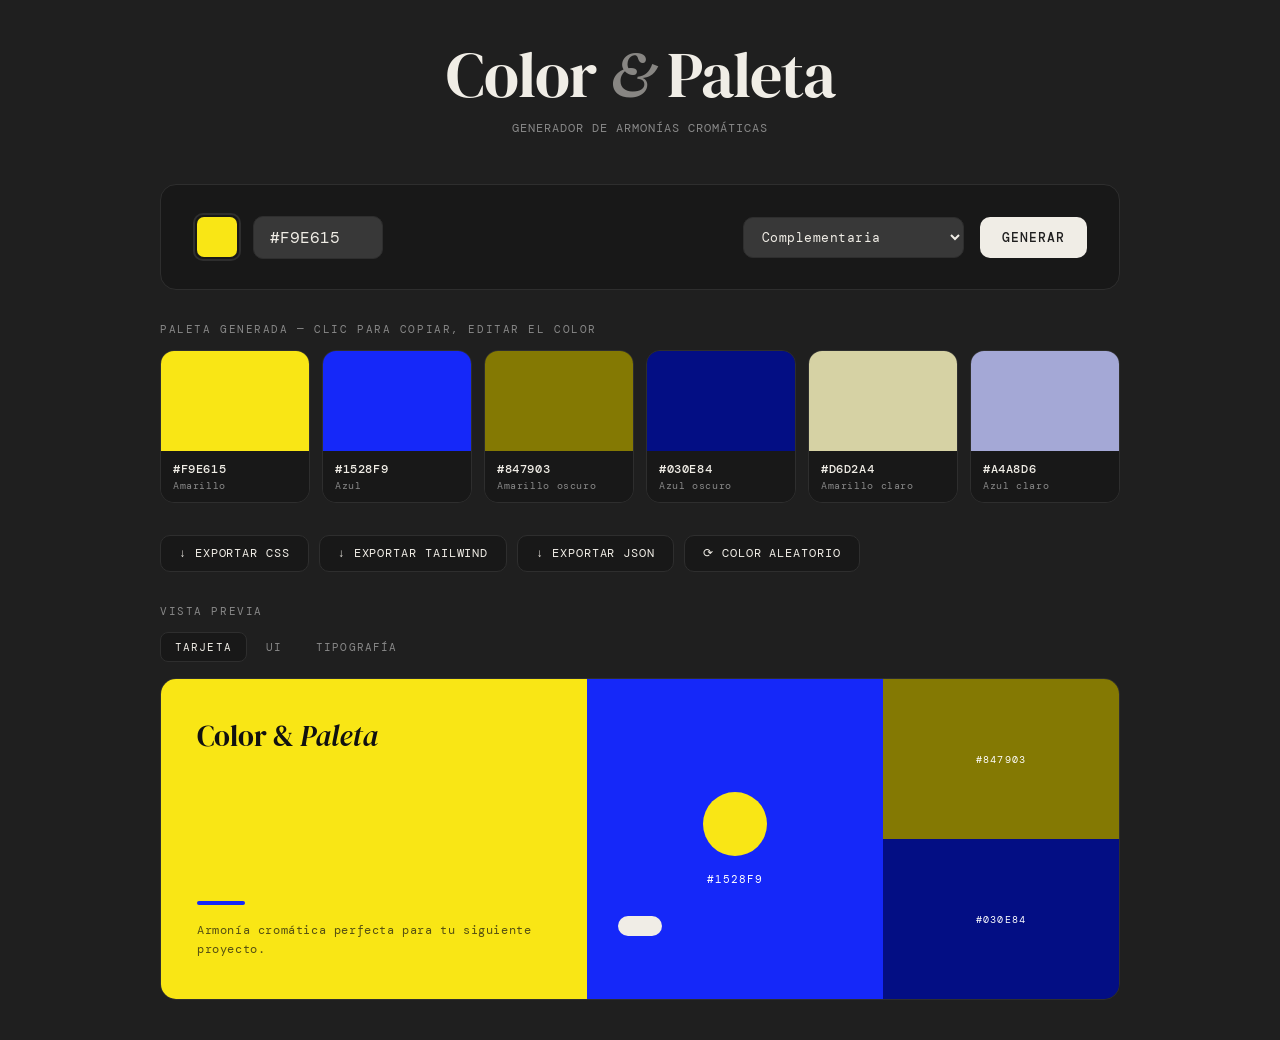
<file: index.html>
<!DOCTYPE html>
<html lang="es">
<head>
<meta charset="UTF-8">
<meta name="viewport" content="width=device-width, initial-scale=1.0">
<link rel="stylesheet" href="css/style.css">
<title>Paleta de Colores</title>
<link href="https://fonts.googleapis.com/css2?family=DM+Serif+Display:ital@0;1&family=DM+Mono:wght@300;400;500&display=swap" rel="stylesheet">
</head>

<body>
<div class="container">
  <header>
    <h1>Color <em>&</em> Paleta</h1>
    <p>Generador de armonías cromáticas</p>
  </header>

  <div class="input-section">
    <div class="input-row">
      <div class="color-input-wrap">
        <input type="color" class="color-swatch-input" id="colorPicker" value="#f9e615">
        <input type="text" class="hex-input" id="hexInput" value="#F9E615" maxlength="7" placeholder="#RRGGBB">
      </div>
      <select class="harmony-select" id="harmonySelect">
        <option value="complementary">Complementaria</option>
        <option value="analogous">Análoga</option>
        <option value="triadic">Triádica</option>
        <option value="split-complementary">Split-Complementaria</option>
        <option value="tetradic">Tetrádica</option>
        <option value="monochromatic">Monocromática</option>
      </select>
      <button class="btn-generate" onclick="generatePalette()">Generar</button>
    </div>
  </div>

  <div class="palette-section">
    <div class="section-label">Paleta generada — clic para copiar, editar el color</div>
    <div class="palette-grid" id="paletteGrid"></div>
  </div>

  <div class="actions-row">
    <button class="btn-action" onclick="exportCSS()">↓ Exportar CSS</button>
    <button class="btn-action" onclick="exportTailwind()">↓ Exportar Tailwind</button>
    <button class="btn-action" onclick="exportJSON()">↓ Exportar JSON</button>
    <button class="btn-action" onclick="randomColor()">⟳ Color aleatorio</button>
  </div>

  <div class="preview-section">
    <div class="section-label">Vista previa</div>
    <div class="preview-tabs">
      <button class="tab-btn active" onclick="switchTab('card', this)">Tarjeta</button>
      <button class="tab-btn" onclick="switchTab('ui', this)">UI</button>
      <button class="tab-btn" onclick="switchTab('type', this)">Tipografía</button>
    </div>
    <div class="preview-frame" id="previewFrame"></div>
  </div>
</div>

<div class="copy-toast" id="toast"></div>

<div class="modal-overlay" id="exportModal">
  <div class="modal">
    <h3 id="modalTitle">Exportar</h3>
    <pre class="export-code" id="exportCode"></pre>
    <div class="modal-actions">
      <button class="btn-copy-code" onclick="copyExportCode()">Copiar código</button>
      <button class="btn-close-modal" onclick="closeModal()">Cerrar</button>
    </div>
  </div>
</div>

<script src="js/script.js"></script>
</body>
</html>
</file>
<file: css/style.css>
*, *::before, *::after { box-sizing: border-box; margin: 0; padding: 0; }




:root {

  --bg: #1f1f1f;

--surface: #181818;

--surface2: #383838;

--border: #2e2e2e;

--text: #f0ede6;

--muted: #888;

--accent: #f0ede6;

  }




body {

  background: var(--bg);

color: var(--text);

font-family: 'DM Mono', monospace;

min-height: 100vh;

padding: 40px 20px;

}




.container {

  max-width: 960px;

margin: 0 auto;

}




header {

  text-align: center;

margin-bottom: 48px;

animation: fadeDown 0.6s ease both;

}




header h1 {

font-family: 'DM Serif Display', serif;

font-size: clamp(2.2rem, 6vw, 4rem);

font-weight: 400;

letter-spacing: -1px;

line-height: 1.1;

}




header h1 em {

  font-style: italic;

opacity: 0.5;

}




header p {

margin-top: 10px;

color: var(--muted);

font-size: 0.78rem;

letter-spacing: 0.08em;

text-transform: uppercase;

}




/* INPUT SECTION */

.input-section {

  background: var(--surface);

border: 1px solid var(--border);

border-radius: 16px;

padding: 28px 32px;

margin-bottom: 32px;

animation: fadeUp 0.6s 0.1s ease both;

}




.input-row {

  display: flex;

align-items: center;

gap: 16px;

flex-wrap: wrap;

}




.color-input-wrap {

  display: flex;

align-items: center;

gap: 12px;

flex: 1;

min-width: 200px;

}




.color-swatch-input {

  width: 48px;

height: 48px;

border-radius: 10px;

border: 2px solid var(--border);

cursor: pointer;

background: none;

padding: 2px;

overflow: hidden;

}




.color-swatch-input::-webkit-color-swatch-wrapper { padding: 0; }

  .color-swatch-input::-webkit-color-swatch { border-radius: 7px; border: none; }




.hex-input {

  background: var(--surface2);

border: 1px solid var(--border);

border-radius: 10px;

color: var(--text);

font-family: 'DM Mono', monospace;

font-size: 1rem;

padding: 10px 16px;

width: 130px;

transition: border-color 0.2s;

text-transform: uppercase;

}




.hex-input:focus { outline: none; border-color: #555; }




.harmony-select {

  background: var(--surface2);

border: 1px solid var(--border);

border-radius: 10px;

color: var(--text);

font-family: 'DM Mono', monospace;

font-size: 0.8rem;

padding: 10px 14px;

cursor: pointer;

letter-spacing: 0.04em;

}




.harmony-select:focus { outline: none; }




.btn-generate {

  background: var(--text);

color: var(--bg);

border: none;

border-radius: 10px;

font-family: 'DM Mono', monospace;

font-size: 0.8rem;

font-weight: 500;

letter-spacing: 0.08em;

padding: 12px 22px;

cursor: pointer;

text-transform: uppercase;

transition: opacity 0.2s, transform 0.15s;

}




.btn-generate:hover { opacity: 0.85; transform: translateY(-1px); }

.btn-generate:active { transform: scale(0.97); }




/* PALETTE */

.palette-section {

  margin-bottom: 32px;

animation: fadeUp 0.6s 0.2s ease both;

}




.section-label {

  font-size: 0.7rem;

letter-spacing: 0.14em;

text-transform: uppercase;

color: var(--muted);

margin-bottom: 14px;

}




.palette-grid {

  display: grid;

grid-template-columns: repeat(auto-fill, minmax(130px, 1fr));

gap: 12px;

}




.color-card {

  border-radius: 14px;

overflow: hidden;

border: 1px solid var(--border);

cursor: pointer;

transition: transform 0.2s, box-shadow 0.2s;

position: relative;

animation: popIn 0.4s ease both;

}




.color-card:hover { transform: translateY(-4px); box-shadow: 0 12px 32px rgba(0,0,0,0.5); }




.color-swatch {

  height: 100px;

position: relative;

}




.color-card.editable .edit-overlay {

  position: absolute;

inset: 0;

display: flex;

align-items: center;

justify-content: center;

opacity: 0;

transition: opacity 0.2s;

background: rgba(0,0,0,0.25);

font-size: 0.7rem;

letter-spacing: 0.1em;

text-transform: uppercase;

color: white;

}




.color-card:hover .edit-overlay { opacity: 1; }




  .edit-color-input {

  position: absolute;

inset: 0;

opacity: 0;

width: 100%;

height: 100%;

cursor: pointer;

border: none;

}




.color-info {

  padding: 10px 12px;

background: var(--surface);

}




.color-hex {

  font-size: 0.78rem;

font-weight: 500;

letter-spacing: 0.05em;

text-transform: uppercase;

margin-bottom: 2px;

}




.color-name {

  font-size: 0.65rem;

color: var(--muted);

letter-spacing: 0.06em;

}




.copy-toast {

  position: fixed;

bottom: 24px;

left: 50%;

transform: translateX(-50%) translateY(60px);

background: var(--text);

color: var(--bg);

padding: 10px 22px;

border-radius: 100px;

font-size: 0.75rem;

letter-spacing: 0.1em;

text-transform: uppercase;

font-weight: 500;

transition: transform 0.3s ease;

pointer-events: none;

z-index: 999;

}




.copy-toast.show { transform: translateX(-50%) translateY(0); }




/* EXPORT */

.actions-row {

  display: flex;

gap: 10px;

flex-wrap: wrap;

margin-bottom: 32px;

animation: fadeUp 0.6s 0.25s ease both;

}




.btn-action {

  background: var(--surface);

border: 1px solid var(--border);

color: var(--text);

border-radius: 10px;

font-family: 'DM Mono', monospace;

font-size: 0.72rem;

letter-spacing: 0.08em;

text-transform: uppercase;

padding: 10px 18px;

cursor: pointer;

transition: background 0.2s, border-color 0.2s;

}




.btn-action:hover { background: var(--surface2); border-color: #444; }




/* PREVIEW */

.preview-section {

  animation: fadeUp 0.6s 0.3s ease both;

}




.preview-tabs {

  display: flex;

gap: 4px;

margin-bottom: 16px;

}




.tab-btn {

  background: none;

border: 1px solid transparent;

color: var(--muted);

font-family: 'DM Mono', monospace;

font-size: 0.7rem;

letter-spacing: 0.1em;

text-transform: uppercase;

padding: 7px 14px;

border-radius: 8px;

cursor: pointer;

transition: all 0.2s;

}




.tab-btn.active { border-color: var(--border); color: var(--text); background: var(--surface); }

.tab-btn:hover:not(.active) { color: var(--text); }




.preview-frame {

  border: 1px solid var(--border);

border-radius: 16px;

overflow: hidden;

min-height: 320px;

}




/* PREVIEW CONTENT */

.preview-card {

  padding: 40px;

min-height: 320px;

display: flex;

align-items: stretch;

gap: 24px;

flex-wrap: wrap;

}




.preview-card > * { flex: 1; min-width: 200px; }




/* Export modal */

.modal-overlay {

  position: fixed;

inset: 0;

background: rgba(0,0,0,0.8);

z-index: 100;

display: flex;

align-items: center;

justify-content: center;

padding: 20px;

opacity: 0;

pointer-events: none;

transition: opacity 0.3s;

}




.modal-overlay.show { opacity: 1; pointer-events: all; }




.modal {

  background: var(--surface);

border: 1px solid var(--border);

border-radius: 20px;

padding: 32px;

width: 100%;

max-width: 520px;

transform: translateY(20px);

transition: transform 0.3s;

}




.modal-overlay.show .modal { transform: translateY(0); }




.modal h3 {

font-family: 'DM Serif Display', serif;

font-size: 1.5rem;

font-weight: 400;

margin-bottom: 20px;

}




.export-code {

  background: var(--bg);

border: 1px solid var(--border);

border-radius: 10px;

padding: 18px;

font-size: 0.72rem;

line-height: 1.8;

margin-bottom: 16px;

white-space: pre-wrap;

word-break: break-all;

color: #aaa;

max-height: 260px;

overflow-y: auto;

}




.modal-actions { display: flex; gap: 10px; }




.btn-copy-code {

  background: var(--text);

color: var(--bg);

border: none;

border-radius: 10px;

font-family: 'DM Mono', monospace;

font-size: 0.75rem;

font-weight: 500;

letter-spacing: 0.08em;

text-transform: uppercase;

padding: 11px 20px;

cursor: pointer;

transition: opacity 0.2s;

}




.btn-copy-code:hover { opacity: 0.85; }




.btn-close-modal {

  background: none;

border: 1px solid var(--border);

color: var(--muted);

border-radius: 10px;

font-family: 'DM Mono', monospace;

font-size: 0.75rem;

letter-spacing: 0.08em;

text-transform: uppercase;

padding: 11px 20px;

cursor: pointer;

}




@keyframes fadeDown { from { opacity: 0; transform: translateY(-16px); } to { opacity: 1; transform: translateY(0); } }

@keyframes fadeUp { from { opacity: 0; transform: translateY(16px); } to { opacity: 1; transform: translateY(0); } }

@keyframes popIn { from { opacity: 0; transform: scale(0.88); } to { opacity: 1; transform: scale(1); } }
</file>
